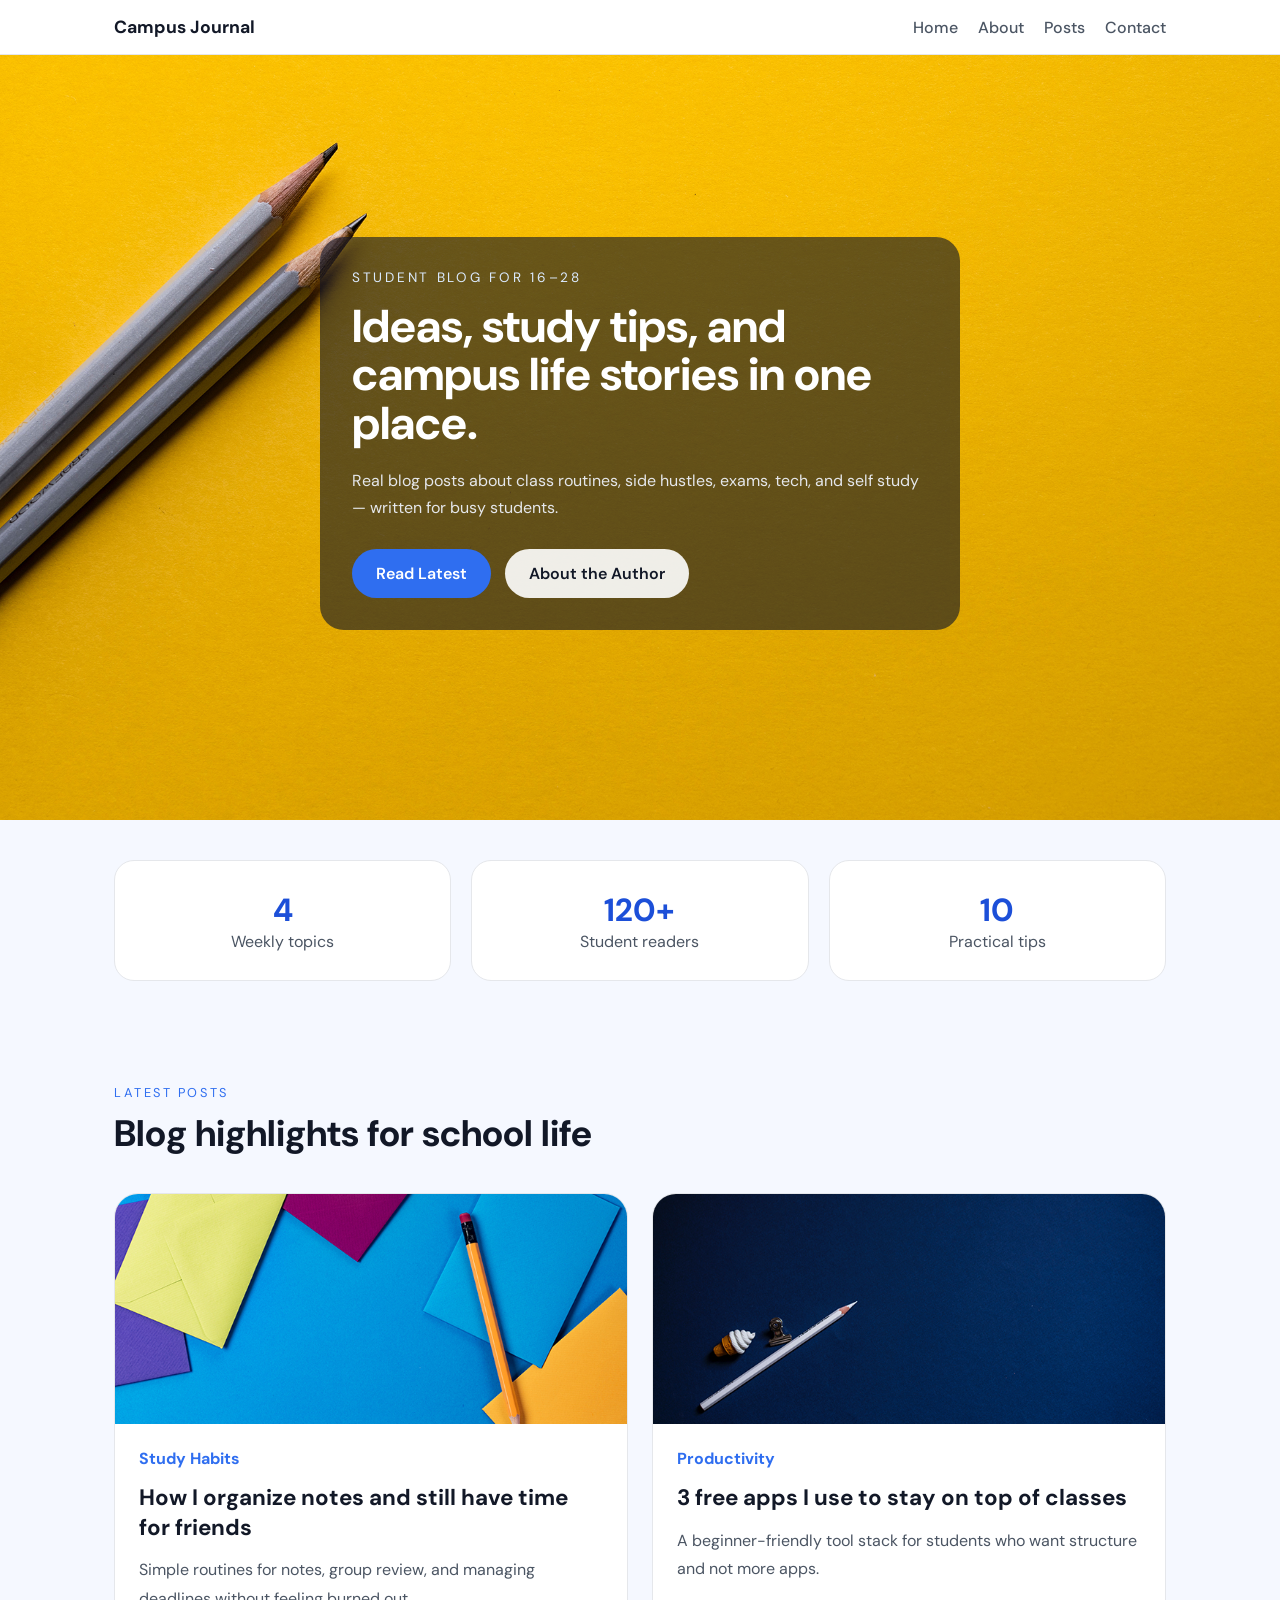
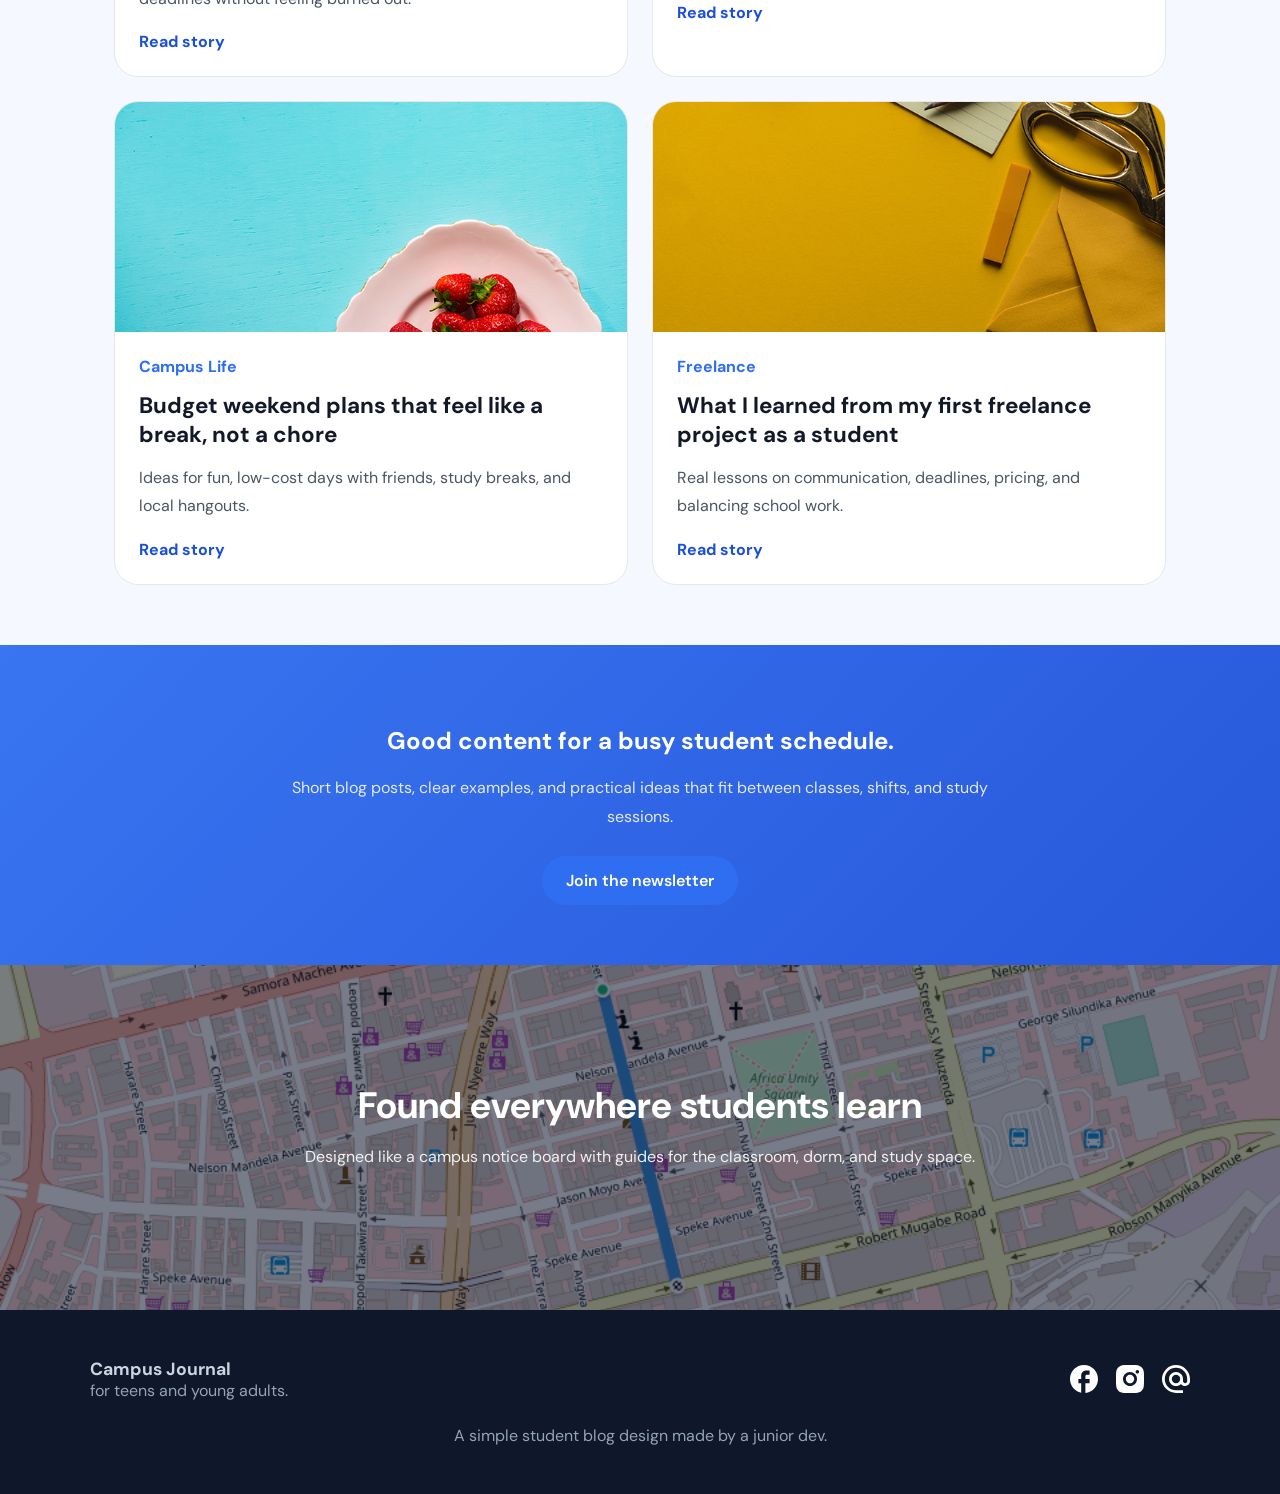
<file: index.html>
<!doctype html>
<html lang="en">
  <head>
    <meta charset="UTF-8" />
    <meta name="viewport" content="width=device-width, initial-scale=1.0" />
    <title>Campus Journal | Student Blog</title>
    <link rel="icon" type="image/x-icon" href="./assets/favicon.ico" />
    <link rel="stylesheet" href="style.css" />
    <link rel="preconnect" href="https://fonts.googleapis.com" />
    <link rel="preconnect" href="https://fonts.gstatic.com" crossorigin />
    <link href="https://fonts.googleapis.com/css2?family=DM+Sans:wght@400;500;600;700&display=swap" rel="stylesheet" />
  </head>
  <body>
    <header class="site-header">
      <div class="header-inner">
        <a class="logo" href="home.html">Campus Journal</a>
        <nav class="nav-links">
          <a href="home.html">Home</a>
          <a href="home.html#about">About</a>
          <a href="#posts">Posts</a>
          <a href="#contact">Contact</a>
        </nav>
      </div>
    </header>

    <main>
      <section class="hero hero-index">
        <div class="hero-text">
          <p class="eyebrow">student blog for 16–28</p>
          <h1>Ideas, study tips, and campus life stories in one place.</h1>
          <p class="hero-copy">
            Real blog posts about class routines, side hustles, exams, tech, and self study — written for busy students.
          </p>
          <div class="hero-buttons">
            <a class="btn btn-primary" href="#posts">Read Latest</a>
            <a class="btn btn-secondary" href="#about">About the Author</a>
          </div>
        </div>
      </section>

      <section class="stats-section">
        <div class="stat-card">
          <strong>4</strong>
          <span>Weekly topics</span>
        </div>
        <div class="stat-card">
          <strong>120+</strong>
          <span>Student readers</span>
        </div>
        <div class="stat-card">
          <strong>10</strong>
          <span>Practical tips</span>
        </div>
      </section>

      <section class="posts-section" id="posts">
        <div class="section-head">
          <p class="section-label">Latest posts</p>
          <h2>Blog highlights for school life</h2>
        </div>
        <div class="posts-grid">
          <article class="post-card">
            <img src="./assets/img/portfolio-1.jpg" alt="Study group" />
            <div class="post-card-body">
              <span class="post-category">Study Habits</span>
              <h3>How I organize notes and still have time for friends</h3>
              <p>Simple routines for notes, group review, and managing deadlines without feeling burned out.</p>
              <a href="#" class="read-link">Read story</a>
            </div>
          </article>
          <article class="post-card">
            <img src="./assets/img/portfolio-2.jpg" alt="Campus workspace" />
            <div class="post-card-body">
              <span class="post-category">Productivity</span>
              <h3>3 free apps I use to stay on top of classes</h3>
              <p>A beginner-friendly tool stack for students who want structure and not more apps.</p>
              <a href="#" class="read-link">Read story</a>
            </div>
          </article>
          <article class="post-card">
            <img src="./assets/img/portfolio-3.jpg" alt="Weekend plans" />
            <div class="post-card-body">
              <span class="post-category">Campus Life</span>
              <h3>Budget weekend plans that feel like a break, not a chore</h3>
              <p>Ideas for fun, low-cost days with friends, study breaks, and local hangouts.</p>
              <a href="#" class="read-link">Read story</a>
            </div>
          </article>
          <article class="post-card">
            <img src="./assets/img/portfolio-4.jpg" alt="Reading routine" />
            <div class="post-card-body">
              <span class="post-category">Freelance</span>
              <h3>What I learned from my first freelance project as a student</h3>
              <p>Real lessons on communication, deadlines, pricing, and balancing school work.</p>
              <a href="#" class="read-link">Read story</a>
            </div>
          </article>
        </div>
      </section>

      <section class="callout-section" id="about">
        <div class="callout-copy">
          <h2>Good content for a busy student schedule.</h2>
          <p>Short blog posts, clear examples, and practical ideas that fit between classes, shifts, and study sessions.</p>
          <a class="btn btn-primary" href="#contact">Join the newsletter</a>
        </div>
      </section>

      <section class="map-section">
        <div class="map-copy">
          <h2>Found everywhere students learn</h2>
          <p>Designed like a campus notice board with guides for the classroom, dorm, and study space.</p>
        </div>
      </section>
    </main>

    <footer class="site-footer" id="contact">
      <div class="footer-inner">
        <div class="footer-brand">
          <p>Campus Journal</p>
          <span>for teens and young adults.</span>
        </div>
        <div class="social-links">
          <a href="#"><img src="./assets/img/facebook.svg" alt="Facebook" /></a>
          <a href="#"><img src="./assets/img/insta.svg" alt="Instagram" /></a>
          <a href="#"><img src="./assets/img/web.svg" alt="Website" /></a>
        </div>
      </div>
      <p class="footer-copy">A simple student blog design made by a junior dev.</p>
    </footer>
  </body>
</html>
</file>
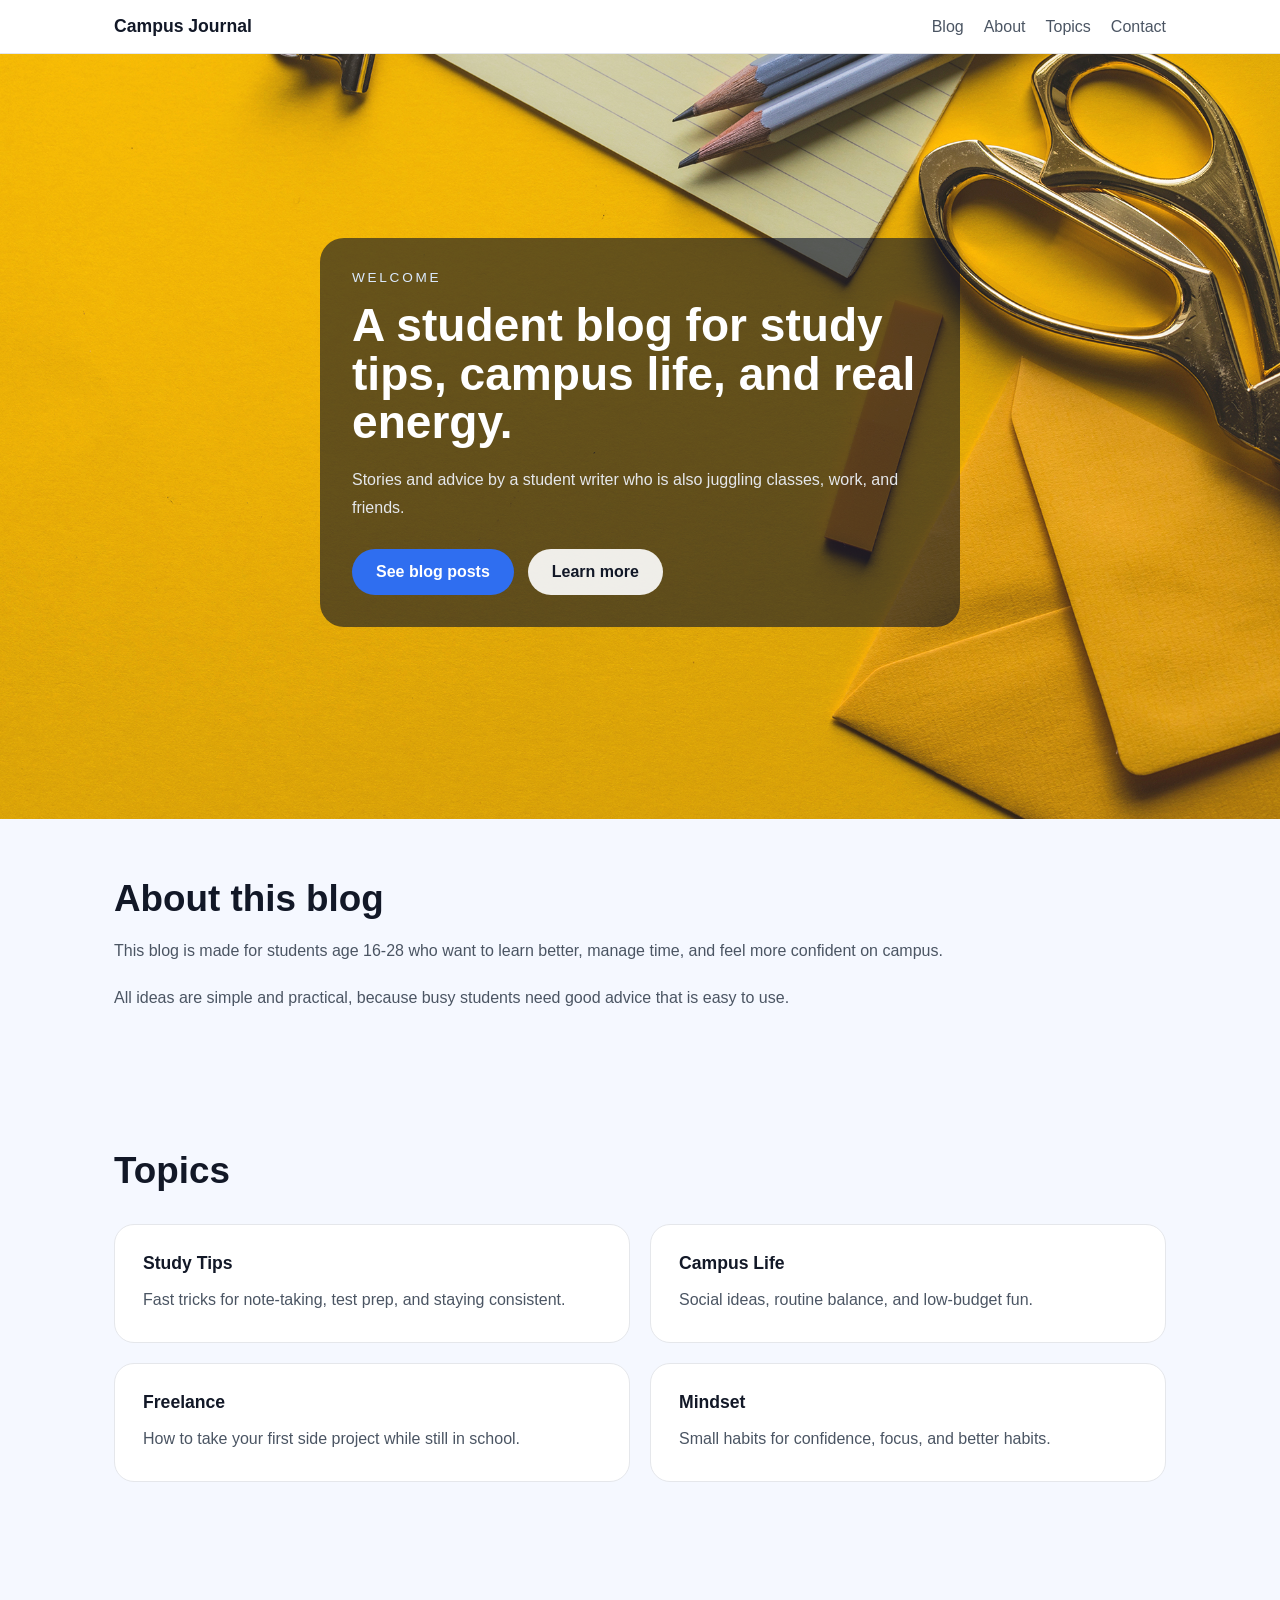
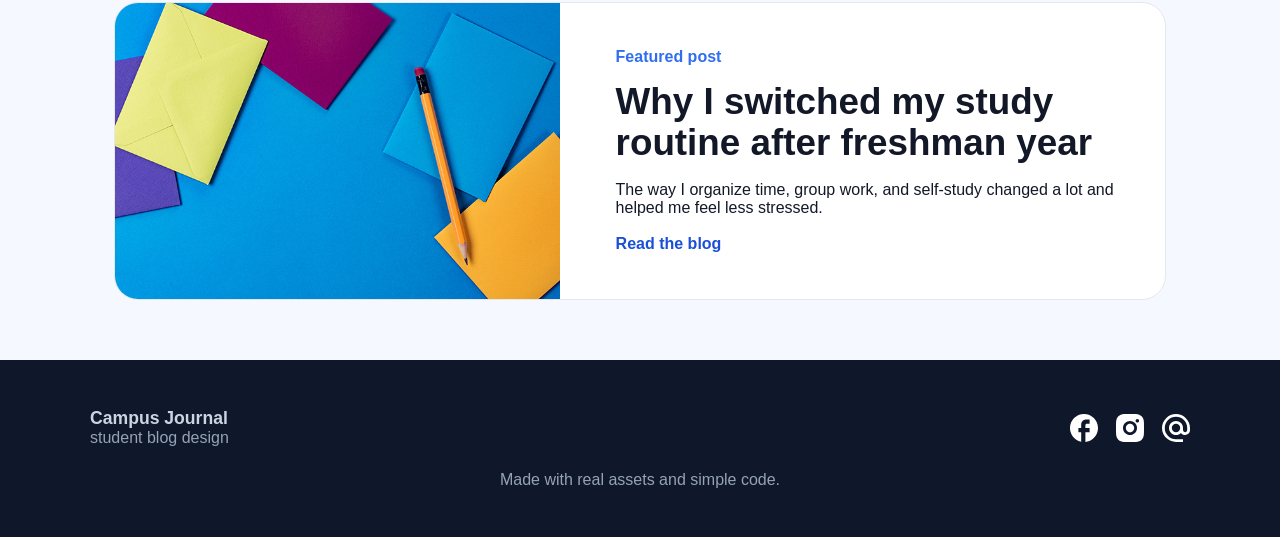
<file: home.html>
<!DOCTYPE html>
<html lang="en">
  <head>
    <meta charset="UTF-8" />
    <meta name="viewport" content="width=device-width, initial-scale=1.0" />
    <title>Campus Journal | Home</title>
    <link rel="icon" type="image/x-icon" href="./assets/favicon.ico" />
    <link rel="stylesheet" href="style.css" />
  </head>
  <body>
    <header class="site-header">
      <div class="header-inner">
        <a class="logo" href="home.html">Campus Journal</a>
        <nav class="nav-links">
          <a href="index.html">Blog</a>
          <a href="#about">About</a>
          <a href="#topics">Topics</a>
          <a href="#contact">Contact</a>
        </nav>
      </div>
    </header>

    <main>
      <section class="hero hero-home">
        <div class="hero-text">
          <p class="eyebrow">Welcome</p>
          <h1>A student blog for study tips, campus life, and real energy.</h1>
          <p class="hero-copy">
            Stories and advice by a student writer who is also juggling classes, work, and friends.
          </p>
          <div class="hero-buttons">
            <a class="btn btn-primary" href="index.html">See blog posts</a>
            <a class="btn btn-secondary" href="#about">Learn more</a>
          </div>
        </div>
      </section>

      <section class="intro-section" id="about">
        <div class="intro-row">
          <div class="intro-text">
            <h2>About this blog</h2>
            <p>This blog is made for students age 16-28 who want to learn better, manage time, and feel more confident on campus.</p>
            <p>All ideas are simple and practical, because busy students need good advice that is easy to use.</p>
          </div>
        </div>
      </section>

      <section class="topic-section" id="topics">
        <h2>Topics</h2>
        <div class="topic-grid">
          <div class="topic-card">
            <strong>Study Tips</strong>
            <p>Fast tricks for note-taking, test prep, and staying consistent.</p>
          </div>
          <div class="topic-card">
            <strong>Campus Life</strong>
            <p>Social ideas, routine balance, and low-budget fun.</p>
          </div>
          <div class="topic-card">
            <strong>Freelance</strong>
            <p>How to take your first side project while still in school.</p>
          </div>
          <div class="topic-card">
            <strong>Mindset</strong>
            <p>Small habits for confidence, focus, and better habits.</p>
          </div>
        </div>
      </section>

      <section class="featured-section">
        <div class="featured-card">
          <img src="./assets/img/portfolio-1.jpg" alt="Featured post" />
          <div>
            <span class="post-category">Featured post</span>
            <h3>Why I switched my study routine after freshman year</h3>
            <p>The way I organize time, group work, and self-study changed a lot and helped me feel less stressed.</p>
            <a href="index.html" class="read-link">Read the blog</a>
          </div>
        </div>
      </section>
    </main>

    <footer class="site-footer" id="contact">
      <div class="footer-inner">
        <div class="footer-brand">
          <p>Campus Journal</p>
          <span>student blog design</span>
        </div>
        <div class="social-links">
          <a href="#"><img src="./assets/img/facebook.svg" alt="Facebook" /></a>
          <a href="#"><img src="./assets/img/insta.svg" alt="Instagram" /></a>
          <a href="#"><img src="./assets/img/web.svg" alt="Website" /></a>
        </div>
      </div>
      <p class="footer-copy">Made with real assets and simple code.</p>
    </footer>
  </body>
</html>
</file>
<file: style.css>
:root {
  --bg-dark: #0a1229;
  --bg-light: #f5f8ff;
  --text-dark: #121827;
  --text-soft: #4b5563;
  --accent: #2f6ef0;
  --accent-dark: #1c4fd8;
  --white: #ffffff;
}

* {
  box-sizing: border-box;
}

body {
  margin: 0;
  padding: 0;
  font-family: "DM Sans", sans-serif;
  background: var(--bg-light);
  color: var(--text-dark);
}

img {
  display: block;
  max-width: 100%;
}

a {
  color: inherit;
}

.site-header {
  position: sticky;
  top: 0;
  z-index: 10;
  background: rgba(255, 255, 255, 0.94);
  border-bottom: 1px solid #e5e7eb;
}

.header-inner {
  max-width: 1100px;
  margin: 0 auto;
  padding: 16px 24px;
  display: flex;
  justify-content: space-between;
  align-items: center;
}

.logo {
  display: inline-block;
  font-size: 1.1rem;
  font-weight: 700;
  text-decoration: none;
}

.nav-links {
  display: flex;
  gap: 20px;
}

.nav-links a {
  text-decoration: none;
  color: var(--text-soft);
  font-weight: 500;
}

.nav-links a:hover {
  color: var(--accent);
}

.hero {
  min-height: 85vh;
  padding: 72px 24px 80px;
  display: flex;
  align-items: center;
}

.hero-index {
  background-image: url("./assets/img/bg-masthead.jpg");
  background-size: cover;
  background-position: center;
  color: var(--white);
}

.hero-home {
  background-image: url("./assets/img/bg-callout.jpg");
  background-size: cover;
  background-position: center;
  color: var(--white);
}

.hero-text {
  max-width: 640px;
  margin: 0 auto;
  background: rgba(10, 18, 41, 0.6);
  padding: 32px;
  border-radius: 24px;
}

.eyebrow {
  text-transform: uppercase;
  letter-spacing: 0.2em;
  margin: 0 0 16px;
  font-size: 0.85rem;
  color: #dbeafe;
}

.hero h1 {
  margin: 0 0 20px;
  font-size: clamp(2.4rem, 3.6vw, 4.5rem);
  line-height: 1.05;
}

.hero-copy {
  margin: 0 0 28px;
  font-size: 1rem;
  line-height: 1.7;
  color: #e5e7eb;
}

.hero-buttons {
  display: flex;
  gap: 14px;
  flex-wrap: wrap;
}

.btn {
  display: inline-flex;
  align-items: center;
  justify-content: center;
  padding: 14px 24px;
  border-radius: 999px;
  text-decoration: none;
  font-weight: 600;
}

.btn-primary {
  background: var(--accent);
  color: var(--white);
}

.btn-secondary {
  background: rgba(255, 255, 255, 0.9);
  color: var(--text-dark);
}

.stats-section {
  max-width: 1100px;
  margin: 0 auto;
  padding: 40px 24px;
  display: grid;
  grid-template-columns: repeat(3, minmax(140px, 1fr));
  gap: 20px;
}

.stat-card {
  background: var(--white);
  border: 1px solid #e5e7eb;
  border-radius: 20px;
  padding: 28px;
  text-align: center;
}

.stat-card strong {
  display: block;
  font-size: 2rem;
  color: var(--accent-dark);
}

.stat-card span {
  color: var(--text-soft);
}

.posts-section {
  max-width: 1100px;
  margin: 0 auto;
  padding: 60px 24px;
}

.section-head {
  margin-bottom: 40px;
}

.section-label {
  color: var(--accent);
  text-transform: uppercase;
  letter-spacing: 0.2em;
  font-size: 0.8rem;
  margin-bottom: 12px;
  display: inline-block;
}

.posts-section h2,
.topic-section h2,
.featured-section h3,
.intro-section h2,
.map-copy h2 {
  margin: 0 0 18px;
  font-size: 2.3rem;
  line-height: 1.1;
}

.posts-grid {
  display: grid;
  grid-template-columns: repeat(2, minmax(0, 1fr));
  gap: 24px;
}

.post-card {
  background: var(--white);
  border: 1px solid #e5e7eb;
  border-radius: 24px;
  overflow: hidden;
  display: flex;
  flex-direction: column;
}

.post-card img {
  width: 100%;
  height: 230px;
  object-fit: cover;
}

.post-card-body {
  padding: 24px;
}

.post-category {
  display: inline-block;
  margin-bottom: 14px;
  color: var(--accent);
  font-weight: 700;
}

.post-card h3 {
  margin: 0 0 14px;
  font-size: 1.4rem;
  line-height: 1.3;
}

.post-card p {
  margin: 0 0 18px;
  color: var(--text-soft);
  line-height: 1.8;
}

.read-link {
  color: var(--accent-dark);
  text-decoration: none;
  font-weight: 700;
}

.callout-section {
  background: linear-gradient(135deg, rgba(47, 110, 240, 0.95), rgba(28, 79, 216, 0.95));
  color: white;
  padding: 60px 24px;
  text-align: center;
}

.callout-copy {
  max-width: 760px;
  margin: 0 auto;
}

.callout-copy h2 {
  margin-bottom: 18px;
}

.callout-copy p {
  margin-bottom: 24px;
  color: rgba(255, 255, 255, 0.86);
  line-height: 1.8;
}

.map-section {
  position: relative;
  padding: 120px 24px;
  background-image: url("./assets/img/map.png");
  background-size: cover;
  background-position: center;
  color: white;
}

.map-section::before {
  content: "";
  position: absolute;
  inset: 0;
  background: rgba(10, 18, 41, 0.55);
}

.map-copy {
  position: relative;
  max-width: 720px;
  margin: 0 auto;
  text-align: center;
}

.map-copy p {
  color: rgba(255, 255, 255, 0.9);
  line-height: 1.8;
}

.intro-section,
.topic-section,
.featured-section {
  max-width: 1100px;
  margin: 0 auto;
  padding: 60px 24px;
}

.intro-row {
  display: grid;
  grid-template-columns: 1fr;
  gap: 24px;
}

.intro-text p {
  color: var(--text-soft);
  line-height: 1.8;
}

.topic-section h2 {
  margin-bottom: 32px;
}

.topic-grid {
  display: grid;
  grid-template-columns: repeat(2, minmax(0, 1fr));
  gap: 20px;
}

.topic-card {
  background: var(--white);
  border: 1px solid #e5e7eb;
  border-radius: 20px;
  padding: 28px;
}

.topic-card strong {
  display: block;
  margin-bottom: 12px;
  font-size: 1.1rem;
}

.topic-card p {
  margin: 0;
  color: var(--text-soft);
  line-height: 1.75;
}

.featured-card {
  display: grid;
  grid-template-columns: 1.3fr 1.7fr;
  gap: 24px;
  align-items: center;
  background: var(--white);
  border: 1px solid #e5e7eb;
  border-radius: 24px;
  overflow: hidden;
}

.featured-card img {
  width: 100%;
  height: 100%;
  object-fit: cover;
}

.featured-card div {
  padding: 32px;
}

.featured-card .post-category {
  margin-bottom: 16px;
}

.site-footer {
  background: #0f172a;
  color: #cbd5e1;
  padding: 48px 24px;
}

.footer-inner {
  max-width: 1100px;
  margin: 0 auto;
  display: flex;
  justify-content: space-between;
  align-items: center;
  gap: 24px;
  flex-wrap: wrap;
}

.footer-brand p {
  margin: 0;
  font-size: 1.1rem;
  font-weight: 700;
}

.footer-brand span {
  color: #94a3b8;
}

.social-links {
  display: flex;
  gap: 18px;
}

.social-links a {
  display: inline-flex;
  justify-content: center;
  align-items: center;
}

.site-footer img {
  width: 28px;
  height: auto;
}

.footer-copy {
  margin: 24px auto 0;
  text-align: center;
  color: #94a3b8;
}

@media (max-width: 900px) {
  .header-inner,
  .stats-section,
  .posts-grid,
  .topic-grid,
  .featured-card,
  .footer-inner {
    grid-template-columns: 1fr;
  }

  .nav-links {
    gap: 14px;
    flex-wrap: wrap;
  }

  .posts-grid,
  .topic-grid {
    grid-template-columns: 1fr;
  }

  .featured-card {
    grid-template-columns: 1fr;
  }
}

@media (max-width: 640px) {
  .hero {
    padding: 60px 18px 50px;
  }

  .header-inner {
    flex-direction: column;
    align-items: flex-start;
  }

  .hero-text {
    padding: 24px;
  }

  .stats-section,
  .intro-section,
  .topic-section,
  .featured-section,
  .posts-section {
    padding: 40px 18px;
  }

  .btn {
    width: 100%;
  }
}



p{
  margin: 0 0 18px;
}
</file>
